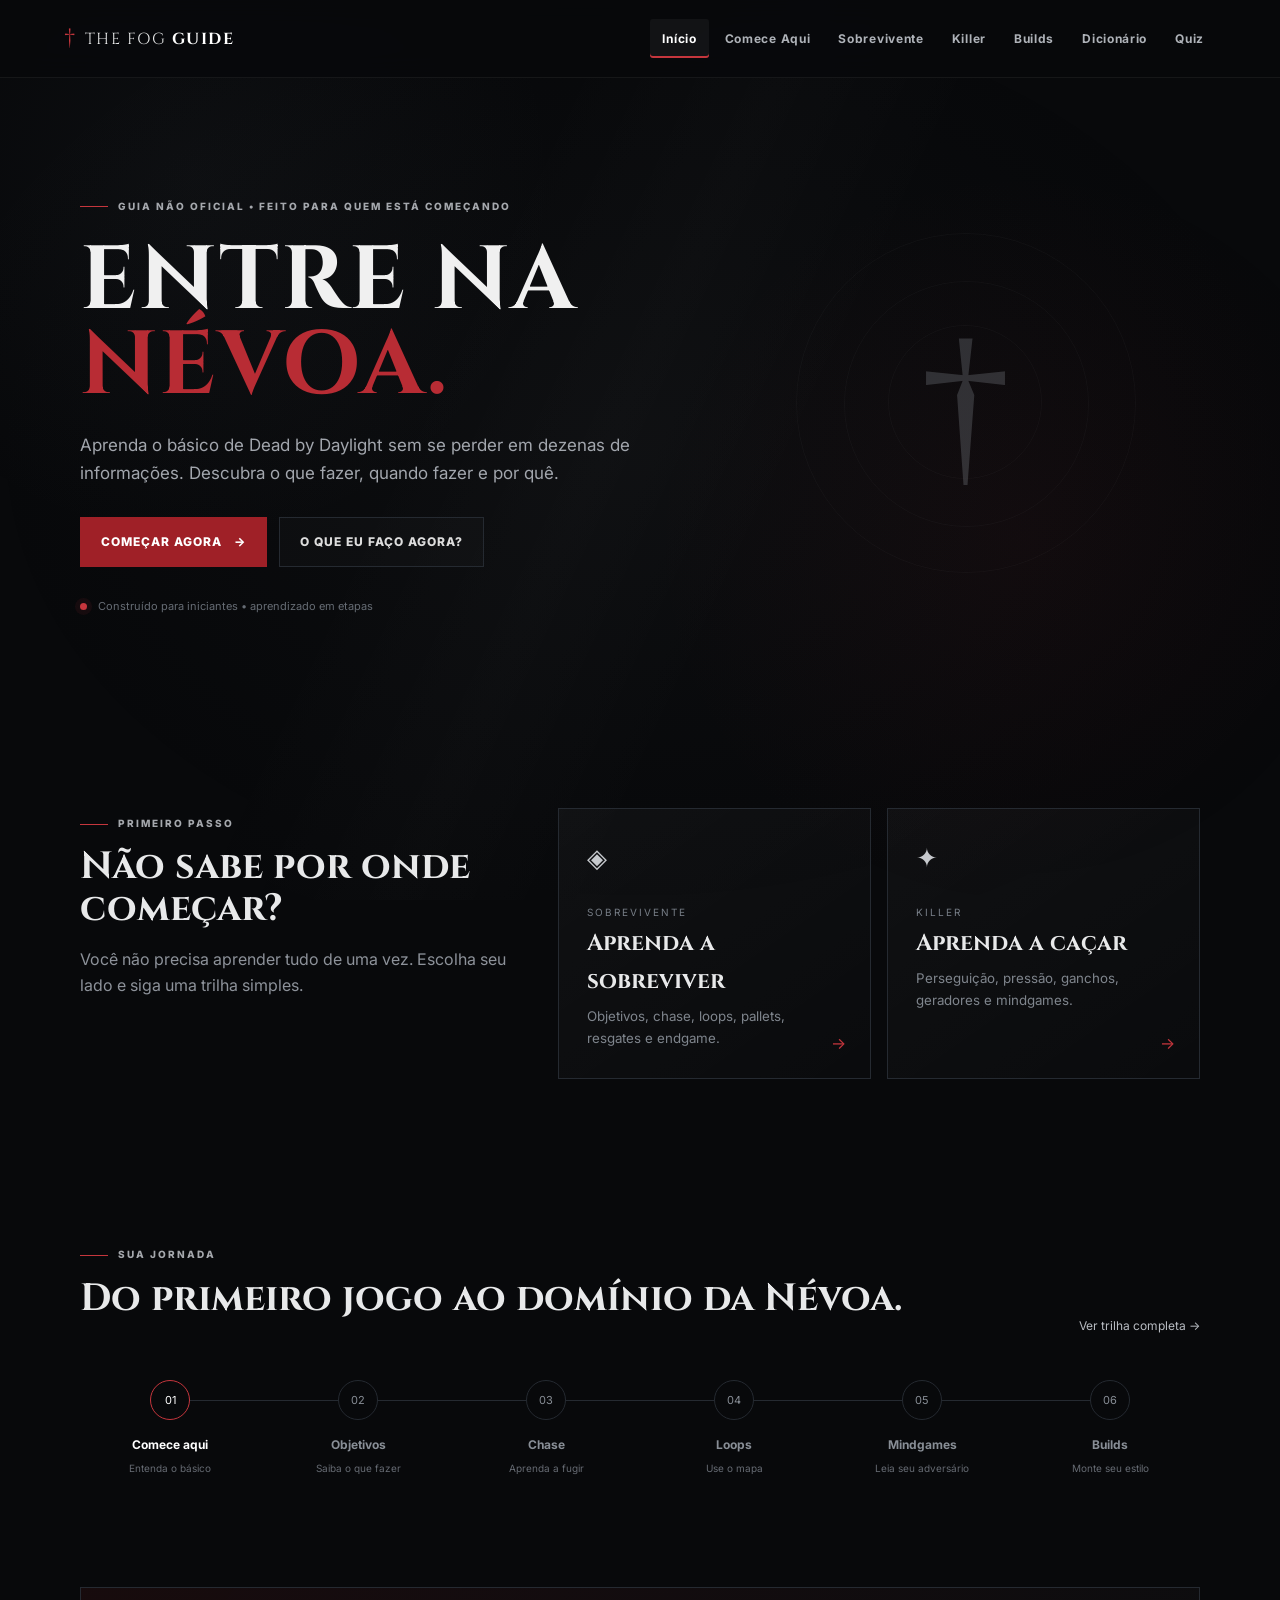
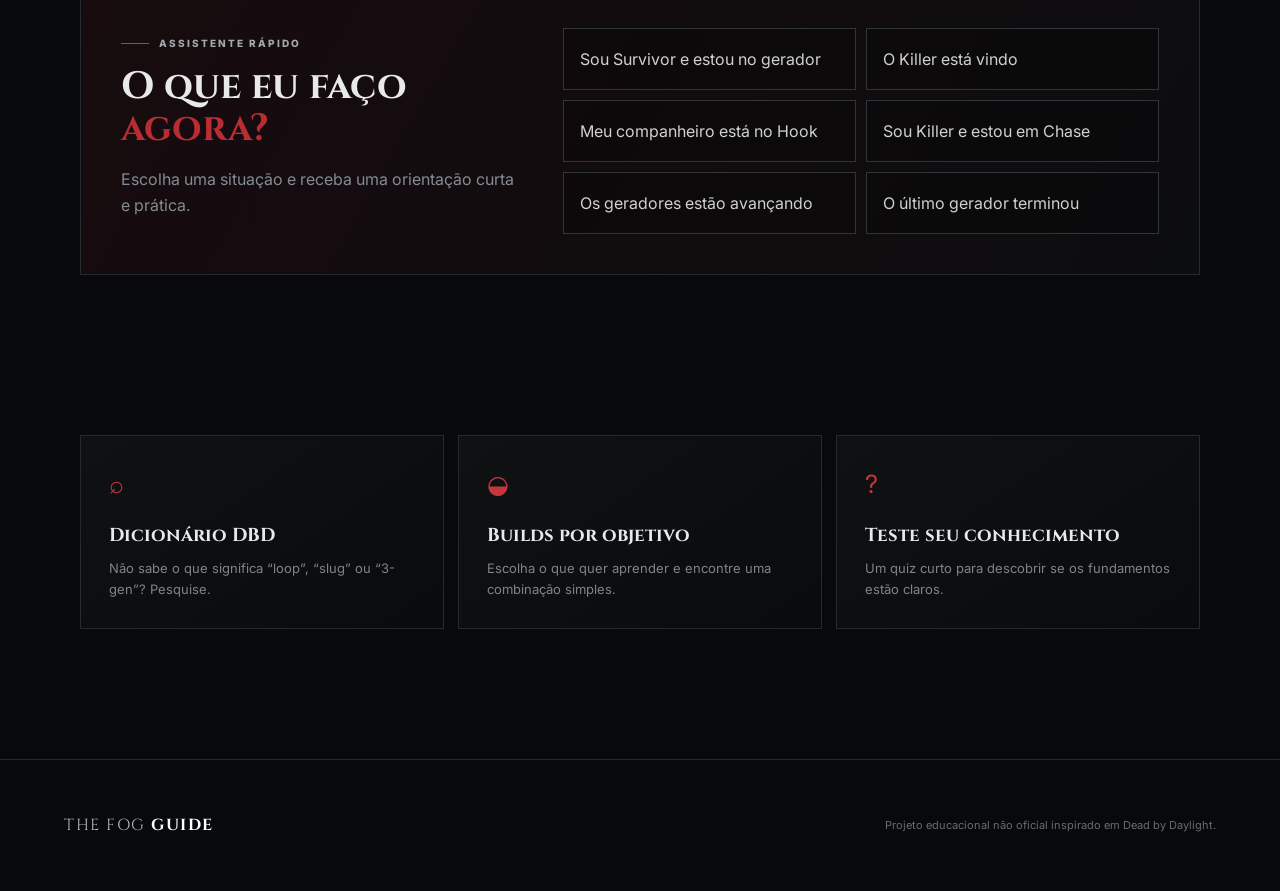
<file: index.html>
<!DOCTYPE html>
<html lang="pt-BR">
<head>
<meta charset="UTF-8">
<meta name="viewport" content="width=device-width, initial-scale=1.0">
<title>The Fog Guide — Guia para iniciantes</title>
<link rel="stylesheet" href="style.css">
</head>
<body>
<div class="fog-bg"></div>
<header class="site-header">
  <a class="brand" href="index.html"><span class="brand-mark">†</span><span>THE FOG <b>GUIDE</b></span></a>
  <button class="menu-toggle" aria-label="Abrir menu">☰</button>
  <nav>
    <a class="active" href="index.html">Início</a>
    <a href="comece-aqui.html">Comece Aqui</a>
    <a href="sobrevivente.html">Sobrevivente</a>
    <a href="killer.html">Killer</a>
    <a href="builds.html">Builds</a>
    <a href="dicionario.html">Dicionário</a>
    <a href="quiz.html">Quiz</a>
  </nav>
</header>

<main>
<section class="hero">
  <div class="hero-content">
    <span class="eyebrow">GUIA NÃO OFICIAL • FEITO PARA QUEM ESTÁ COMEÇANDO</span>
    <h1>ENTRE NA<br><em>NÉVOA.</em></h1>
    <p>Aprenda o básico de Dead by Daylight sem se perder em dezenas de informações. Descubra o que fazer, quando fazer e por quê.</p>
    <div class="hero-actions">
      <a class="btn btn-primary" href="comece-aqui.html">COMEÇAR AGORA <span>→</span></a>
      <button class="btn btn-ghost" data-open="decision">O QUE EU FAÇO AGORA?</button>
    </div>
    <div class="hero-note"><span class="pulse-dot"></span> Construído para iniciantes • aprendizado em etapas</div>
  </div>
  <div class="hero-symbol" aria-hidden="true">
    <div class="sigil">†</div>
    <div class="rings"></div>
  </div>
</section>

<section class="section intro-grid">
  <div>
    <span class="section-kicker">PRIMEIRO PASSO</span>
    <h2>Não sabe por onde começar?</h2>
    <p class="lead">Você não precisa aprender tudo de uma vez. Escolha seu lado e siga uma trilha simples.</p>
  </div>
  <div class="role-grid">
    <a class="role-card survivor" href="sobrevivente.html">
      <span class="role-icon">◈</span>
      <span class="role-label">SOBREVIVENTE</span>
      <strong>Aprenda a sobreviver</strong>
      <small>Objetivos, chase, loops, pallets, resgates e endgame.</small>
      <span class="card-arrow">→</span>
    </a>
    <a class="role-card killer" href="killer.html">
      <span class="role-icon">✦</span>
      <span class="role-label">KILLER</span>
      <strong>Aprenda a caçar</strong>
      <small>Perseguição, pressão, ganchos, geradores e mindgames.</small>
      <span class="card-arrow">→</span>
    </a>
  </div>
</section>

<section class="section journey-section">
  <div class="section-heading">
    <div><span class="section-kicker">SUA JORNADA</span><h2>Do primeiro jogo ao domínio da Névoa.</h2></div>
    <a href="comece-aqui.html" class="text-link">Ver trilha completa →</a>
  </div>
  <div class="journey">
    <div class="journey-line"></div>
    <a href="comece-aqui.html" class="journey-step current"><span>01</span><b>Comece aqui</b><small>Entenda o básico</small></a>
    <a href="sobrevivente.html" class="journey-step"><span>02</span><b>Objetivos</b><small>Saiba o que fazer</small></a>
    <a href="sobrevivente.html#chase" class="journey-step"><span>03</span><b>Chase</b><small>Aprenda a fugir</small></a>
    <a href="sobrevivente.html#loops" class="journey-step"><span>04</span><b>Loops</b><small>Use o mapa</small></a>
    <a href="killer.html#mindgames" class="journey-step"><span>05</span><b>Mindgames</b><small>Leia seu adversário</small></a>
    <a href="builds.html" class="journey-step"><span>06</span><b>Builds</b><small>Monte seu estilo</small></a>
  </div>
</section>

<section class="section now-section">
  <div class="now-panel">
    <div class="now-copy">
      <span class="section-kicker">ASSISTENTE RÁPIDO</span>
      <h2>O que eu faço <em>agora?</em></h2>
      <p>Escolha uma situação e receba uma orientação curta e prática.</p>
    </div>
    <div class="now-options">
      <button data-open="survivor-gen">Sou Survivor e estou no gerador</button>
      <button data-open="survivor-chase">O Killer está vindo</button>
      <button data-open="survivor-hook">Meu companheiro está no Hook</button>
      <button data-open="killer-chase">Sou Killer e estou em Chase</button>
      <button data-open="killer-gen">Os geradores estão avançando</button>
      <button data-open="endgame">O último gerador terminou</button>
    </div>
  </div>
</section>

<section class="section feature-grid">
  <a class="feature-card" href="dicionario.html"><span>⌕</span><h3>Dicionário DBD</h3><p>Não sabe o que significa “loop”, “slug” ou “3-gen”? Pesquise.</p></a>
  <a class="feature-card" href="builds.html"><span>◒</span><h3>Builds por objetivo</h3><p>Escolha o que quer aprender e encontre uma combinação simples.</p></a>
  <a class="feature-card" href="quiz.html"><span>?</span><h3>Teste seu conhecimento</h3><p>Um quiz curto para descobrir se os fundamentos estão claros.</p></a>
</section>
</main>

<footer><div class="brand">THE FOG <b>GUIDE</b></div><p>Projeto educacional não oficial inspirado em Dead by Daylight.</p></footer>

<div class="modal" id="decision" aria-hidden="true"><div class="modal-box"><button class="modal-close">×</button><span class="section-kicker">ORIENTAÇÃO</span><h2 id="modal-title">O que fazer agora?</h2><p id="modal-text"></p><a id="modal-link" class="btn btn-primary" href="comece-aqui.html">APRENDER MAIS →</a></div></div>
<script src="script.js"></script>
</body>
</html>
</file>
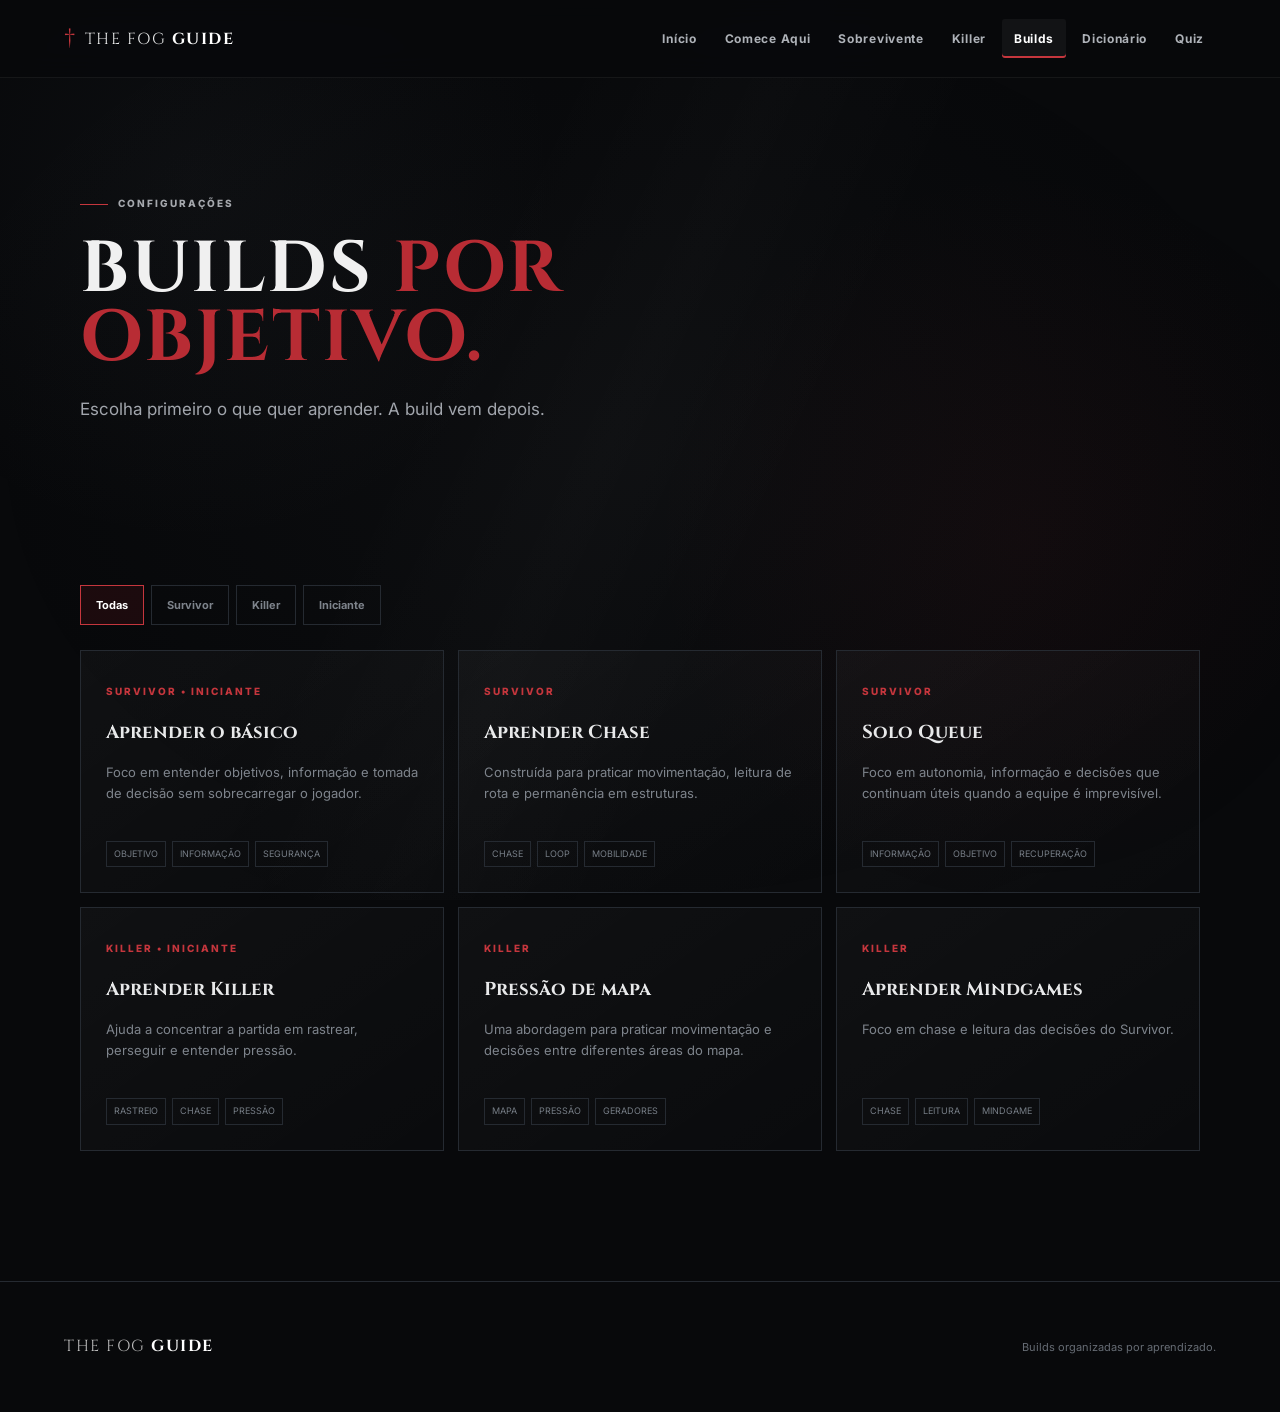
<file: builds.html>
<!DOCTYPE html>
<html lang="pt-BR"><head><meta charset="UTF-8"><meta name="viewport" content="width=device-width, initial-scale=1.0"><title>Builds — The Fog Guide</title><link rel="stylesheet" href="style.css"></head>
<body><div class="fog-bg"></div><header class="site-header"><a class="brand" href="index.html"><span class="brand-mark">†</span>THE FOG <b>GUIDE</b></a><button class="menu-toggle">☰</button><nav><a href="index.html">Início</a><a href="comece-aqui.html">Comece Aqui</a><a href="sobrevivente.html">Sobrevivente</a><a href="killer.html">Killer</a><a class="active" href="builds.html">Builds</a><a href="dicionario.html">Dicionário</a><a href="quiz.html">Quiz</a></nav></header>
<main><section class="page-hero"><span class="section-kicker">CONFIGURAÇÕES</span><h1>BUILDS <em>POR OBJETIVO.</em></h1><p>Escolha primeiro o que quer aprender. A build vem depois.</p></section>
<section class="section"><div class="filters"><button class="filter active" data-filter="all">Todas</button><button class="filter" data-filter="survivor">Survivor</button><button class="filter" data-filter="killer">Killer</button><button class="filter" data-filter="beginner">Iniciante</button></div>
<div class="build-grid">
<article class="build-card" data-type="survivor beginner"><span class="tag">SURVIVOR • INICIANTE</span><h3>Aprender o básico</h3><p>Foco em entender objetivos, informação e tomada de decisão sem sobrecarregar o jogador.</p><div class="perk-row"><span>OBJETIVO</span><span>INFORMAÇÃO</span><span>SEGURANÇA</span></div></article>
<article class="build-card" data-type="survivor"><span class="tag">SURVIVOR</span><h3>Aprender Chase</h3><p>Construída para praticar movimentação, leitura de rota e permanência em estruturas.</p><div class="perk-row"><span>CHASE</span><span>LOOP</span><span>MOBILIDADE</span></div></article>
<article class="build-card" data-type="survivor"><span class="tag">SURVIVOR</span><h3>Solo Queue</h3><p>Foco em autonomia, informação e decisões que continuam úteis quando a equipe é imprevisível.</p><div class="perk-row"><span>INFORMAÇÃO</span><span>OBJETIVO</span><span>RECUPERAÇÃO</span></div></article>
<article class="build-card" data-type="killer beginner"><span class="tag">KILLER • INICIANTE</span><h3>Aprender Killer</h3><p>Ajuda a concentrar a partida em rastrear, perseguir e entender pressão.</p><div class="perk-row"><span>RASTREIO</span><span>CHASE</span><span>PRESSÃO</span></div></article>
<article class="build-card" data-type="killer"><span class="tag">KILLER</span><h3>Pressão de mapa</h3><p>Uma abordagem para praticar movimentação e decisões entre diferentes áreas do mapa.</p><div class="perk-row"><span>MAPA</span><span>PRESSÃO</span><span>GERADORES</span></div></article>
<article class="build-card" data-type="killer"><span class="tag">KILLER</span><h3>Aprender Mindgames</h3><p>Foco em chase e leitura das decisões do Survivor.</p><div class="perk-row"><span>CHASE</span><span>LEITURA</span><span>MINDGAME</span></div></article>
</div></section></main><footer><div class="brand">THE FOG <b>GUIDE</b></div><p>Builds organizadas por aprendizado.</p></footer><script src="script.js"></script></body></html>
</file>
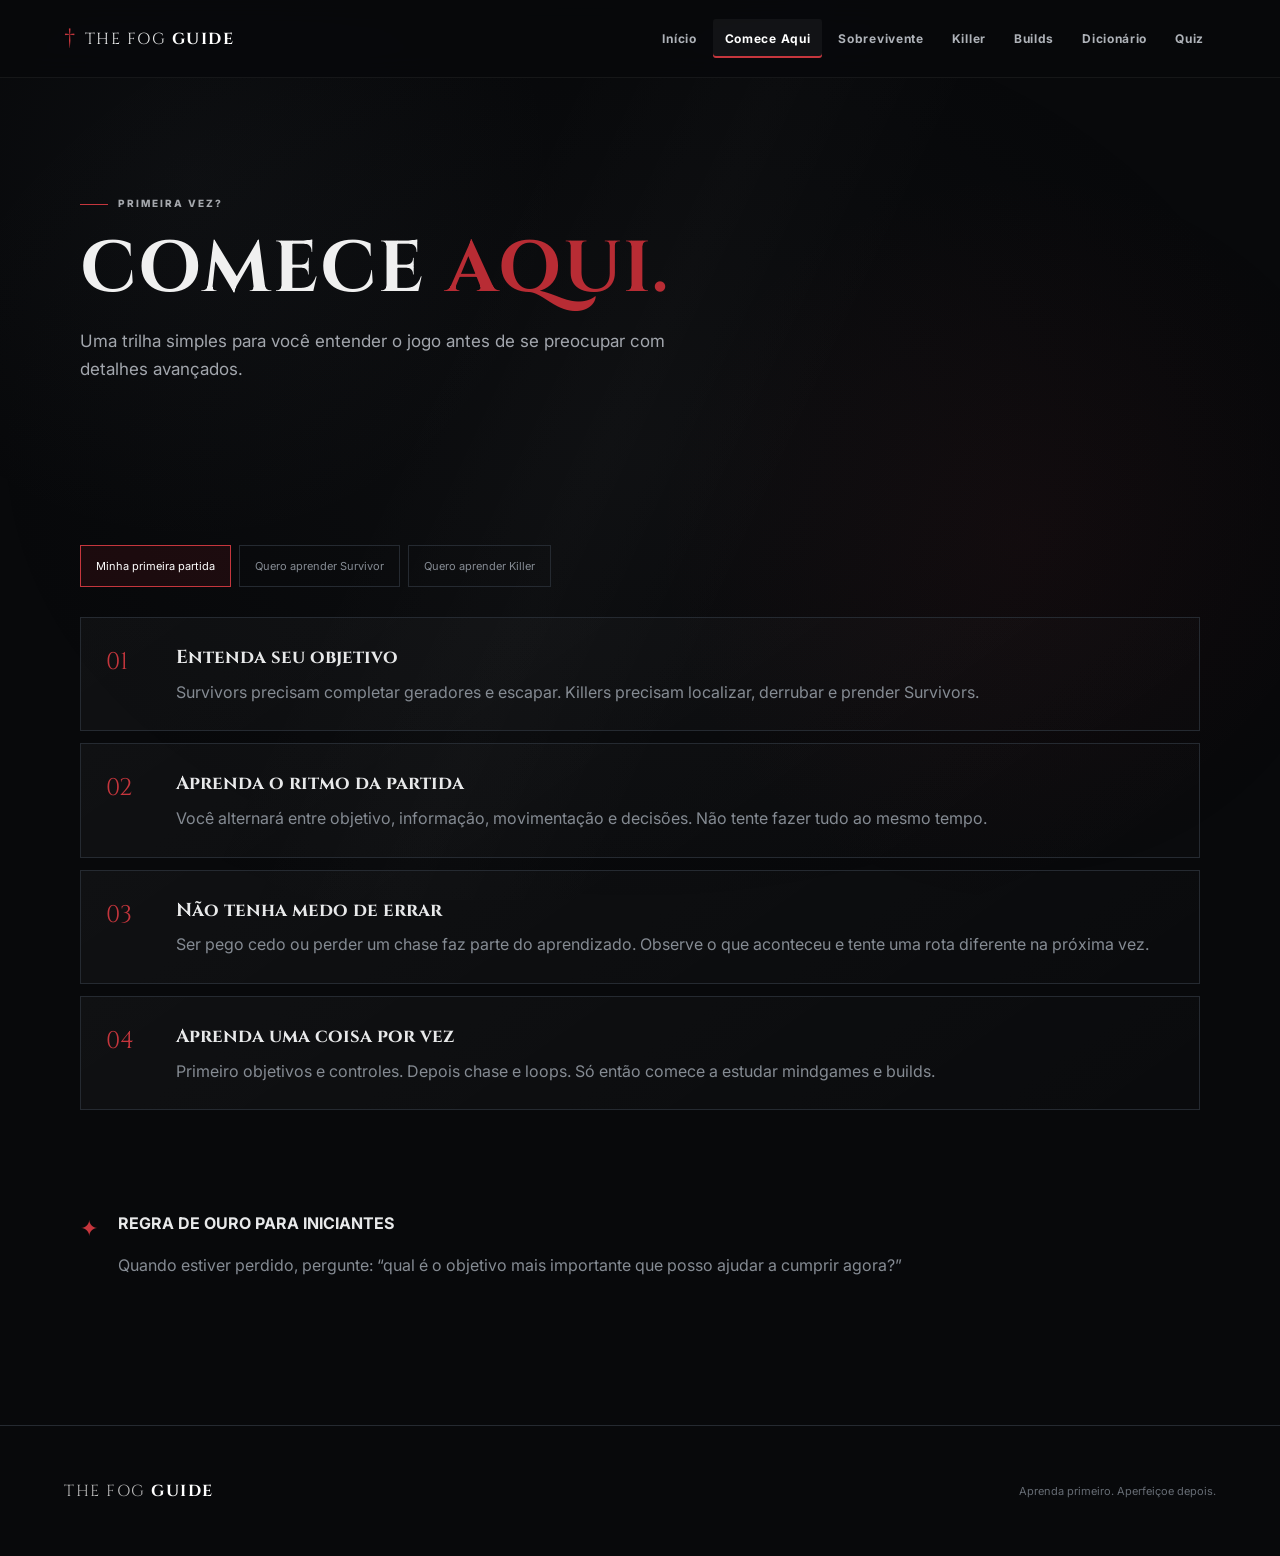
<file: comece-aqui.html>
<!DOCTYPE html>
<html lang="pt-BR"><head><meta charset="UTF-8"><meta name="viewport" content="width=device-width, initial-scale=1.0"><title>Comece Aqui — The Fog Guide</title><link rel="stylesheet" href="style.css"></head>
<body><div class="fog-bg"></div><header class="site-header"><a class="brand" href="index.html"><span class="brand-mark">†</span>THE FOG <b>GUIDE</b></a><button class="menu-toggle">☰</button><nav><a href="index.html">Início</a><a class="active" href="comece-aqui.html">Comece Aqui</a><a href="sobrevivente.html">Sobrevivente</a><a href="killer.html">Killer</a><a href="builds.html">Builds</a><a href="dicionario.html">Dicionário</a><a href="quiz.html">Quiz</a></nav></header>
<main><section class="page-hero"><span class="section-kicker">PRIMEIRA VEZ?</span><h1>COMECE <em>AQUI.</em></h1><p>Uma trilha simples para você entender o jogo antes de se preocupar com detalhes avançados.</p></section>
<section class="section">
<div class="path-switch"><a class="active" href="#primeira">Minha primeira partida</a><a href="sobrevivente.html">Quero aprender Survivor</a><a href="killer.html">Quero aprender Killer</a></div>
<div id="primeira" class="steps">
<article class="lesson-card"><span>01</span><div><h3>Entenda seu objetivo</h3><p>Survivors precisam completar geradores e escapar. Killers precisam localizar, derrubar e prender Survivors.</p></div></article>
<article class="lesson-card"><span>02</span><div><h3>Aprenda o ritmo da partida</h3><p>Você alternará entre objetivo, informação, movimentação e decisões. Não tente fazer tudo ao mesmo tempo.</p></div></article>
<article class="lesson-card"><span>03</span><div><h3>Não tenha medo de errar</h3><p>Ser pego cedo ou perder um chase faz parte do aprendizado. Observe o que aconteceu e tente uma rota diferente na próxima vez.</p></div></article>
<article class="lesson-card"><span>04</span><div><h3>Aprenda uma coisa por vez</h3><p>Primeiro objetivos e controles. Depois chase e loops. Só então comece a estudar mindgames e builds.</p></div></article>
</div>
</section>
<section class="section tip-banner"><span>✦</span><div><b>REGRA DE OURO PARA INICIANTES</b><p>Quando estiver perdido, pergunte: “qual é o objetivo mais importante que posso ajudar a cumprir agora?”</p></div></section>
</main><footer><div class="brand">THE FOG <b>GUIDE</b></div><p>Aprenda primeiro. Aperfeiçoe depois.</p></footer><script src="script.js"></script></body></html>
</file>
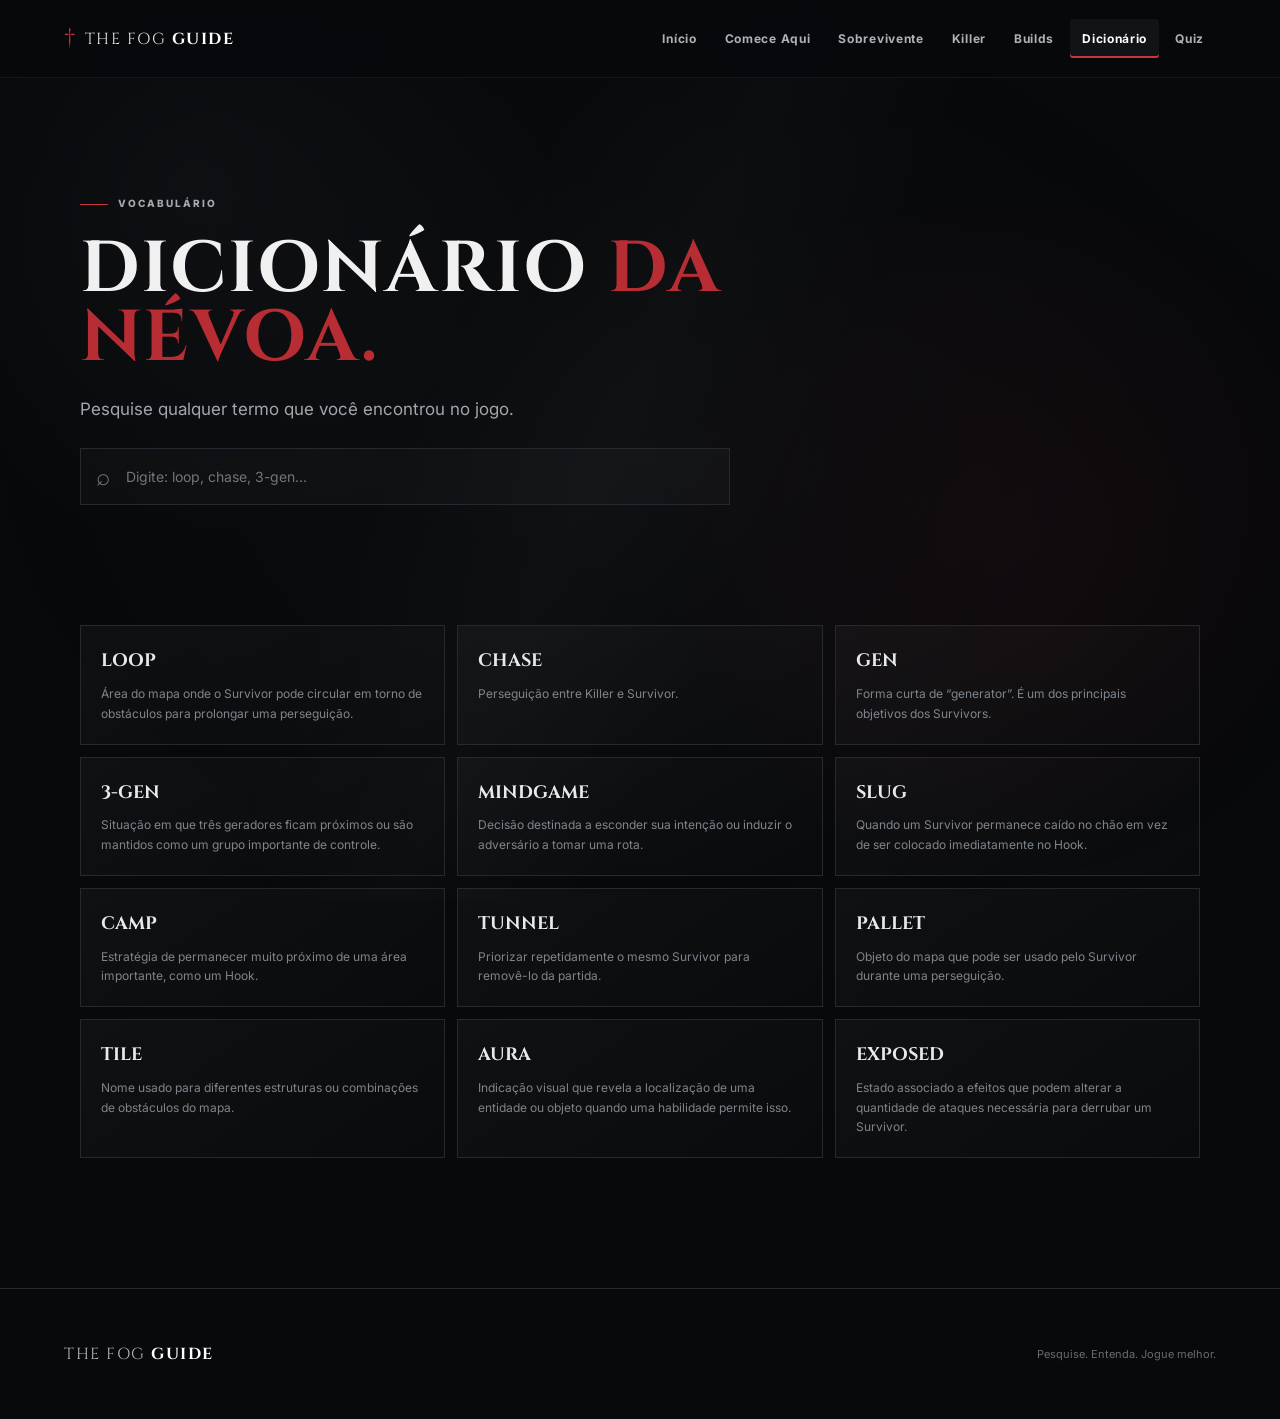
<file: dicionario.html>
<!DOCTYPE html>
<html lang="pt-BR"><head><meta charset="UTF-8"><meta name="viewport" content="width=device-width, initial-scale=1.0"><title>Dicionário — The Fog Guide</title><link rel="stylesheet" href="style.css"></head>
<body><div class="fog-bg"></div><header class="site-header"><a class="brand" href="index.html"><span class="brand-mark">†</span>THE FOG <b>GUIDE</b></a><button class="menu-toggle">☰</button><nav><a href="index.html">Início</a><a href="comece-aqui.html">Comece Aqui</a><a href="sobrevivente.html">Sobrevivente</a><a href="killer.html">Killer</a><a href="builds.html">Builds</a><a class="active" href="dicionario.html">Dicionário</a><a href="quiz.html">Quiz</a></nav></header>
<main><section class="page-hero compact"><span class="section-kicker">VOCABULÁRIO</span><h1>DICIONÁRIO <em>DA NÉVOA.</em></h1><p>Pesquise qualquer termo que você encontrou no jogo.</p><div class="search-box"><span>⌕</span><input id="dictionary-search" type="search" placeholder="Digite: loop, chase, 3-gen..." autocomplete="off"></div></section>
<section class="section"><div id="terms" class="dictionary-grid">
<article class="term" data-term="loop"><b>LOOP</b><span>Área do mapa onde o Survivor pode circular em torno de obstáculos para prolongar uma perseguição.</span></article>
<article class="term" data-term="chase"><b>CHASE</b><span>Perseguição entre Killer e Survivor.</span></article>
<article class="term" data-term="gen gerador"><b>GEN</b><span>Forma curta de “generator”. É um dos principais objetivos dos Survivors.</span></article>
<article class="term" data-term="3-gen tres gen"><b>3-GEN</b><span>Situação em que três geradores ficam próximos ou são mantidos como um grupo importante de controle.</span></article>
<article class="term" data-term="mindgame"><b>MINDGAME</b><span>Decisão destinada a esconder sua intenção ou induzir o adversário a tomar uma rota.</span></article>
<article class="term" data-term="slug"><b>SLUG</b><span>Quando um Survivor permanece caído no chão em vez de ser colocado imediatamente no Hook.</span></article>
<article class="term" data-term="camp camping"><b>CAMP</b><span>Estratégia de permanecer muito próximo de uma área importante, como um Hook.</span></article>
<article class="term" data-term="tunnel tunneling"><b>TUNNEL</b><span>Priorizar repetidamente o mesmo Survivor para removê-lo da partida.</span></article>
<article class="term" data-term="pallet palete"><b>PALLET</b><span>Objeto do mapa que pode ser usado pelo Survivor durante uma perseguição.</span></article>
<article class="term" data-term="tile"><b>TILE</b><span>Nome usado para diferentes estruturas ou combinações de obstáculos do mapa.</span></article>
<article class="term" data-term="aura"><b>AURA</b><span>Indicação visual que revela a localização de uma entidade ou objeto quando uma habilidade permite isso.</span></article>
<article class="term" data-term="exposed exposto"><b>EXPOSED</b><span>Estado associado a efeitos que podem alterar a quantidade de ataques necessária para derrubar um Survivor.</span></article>
</div><p id="no-results" class="empty-state" hidden>Nenhum termo encontrado.</p></section></main><footer><div class="brand">THE FOG <b>GUIDE</b></div><p>Pesquise. Entenda. Jogue melhor.</p></footer><script src="script.js"></script></body></html>
</file>
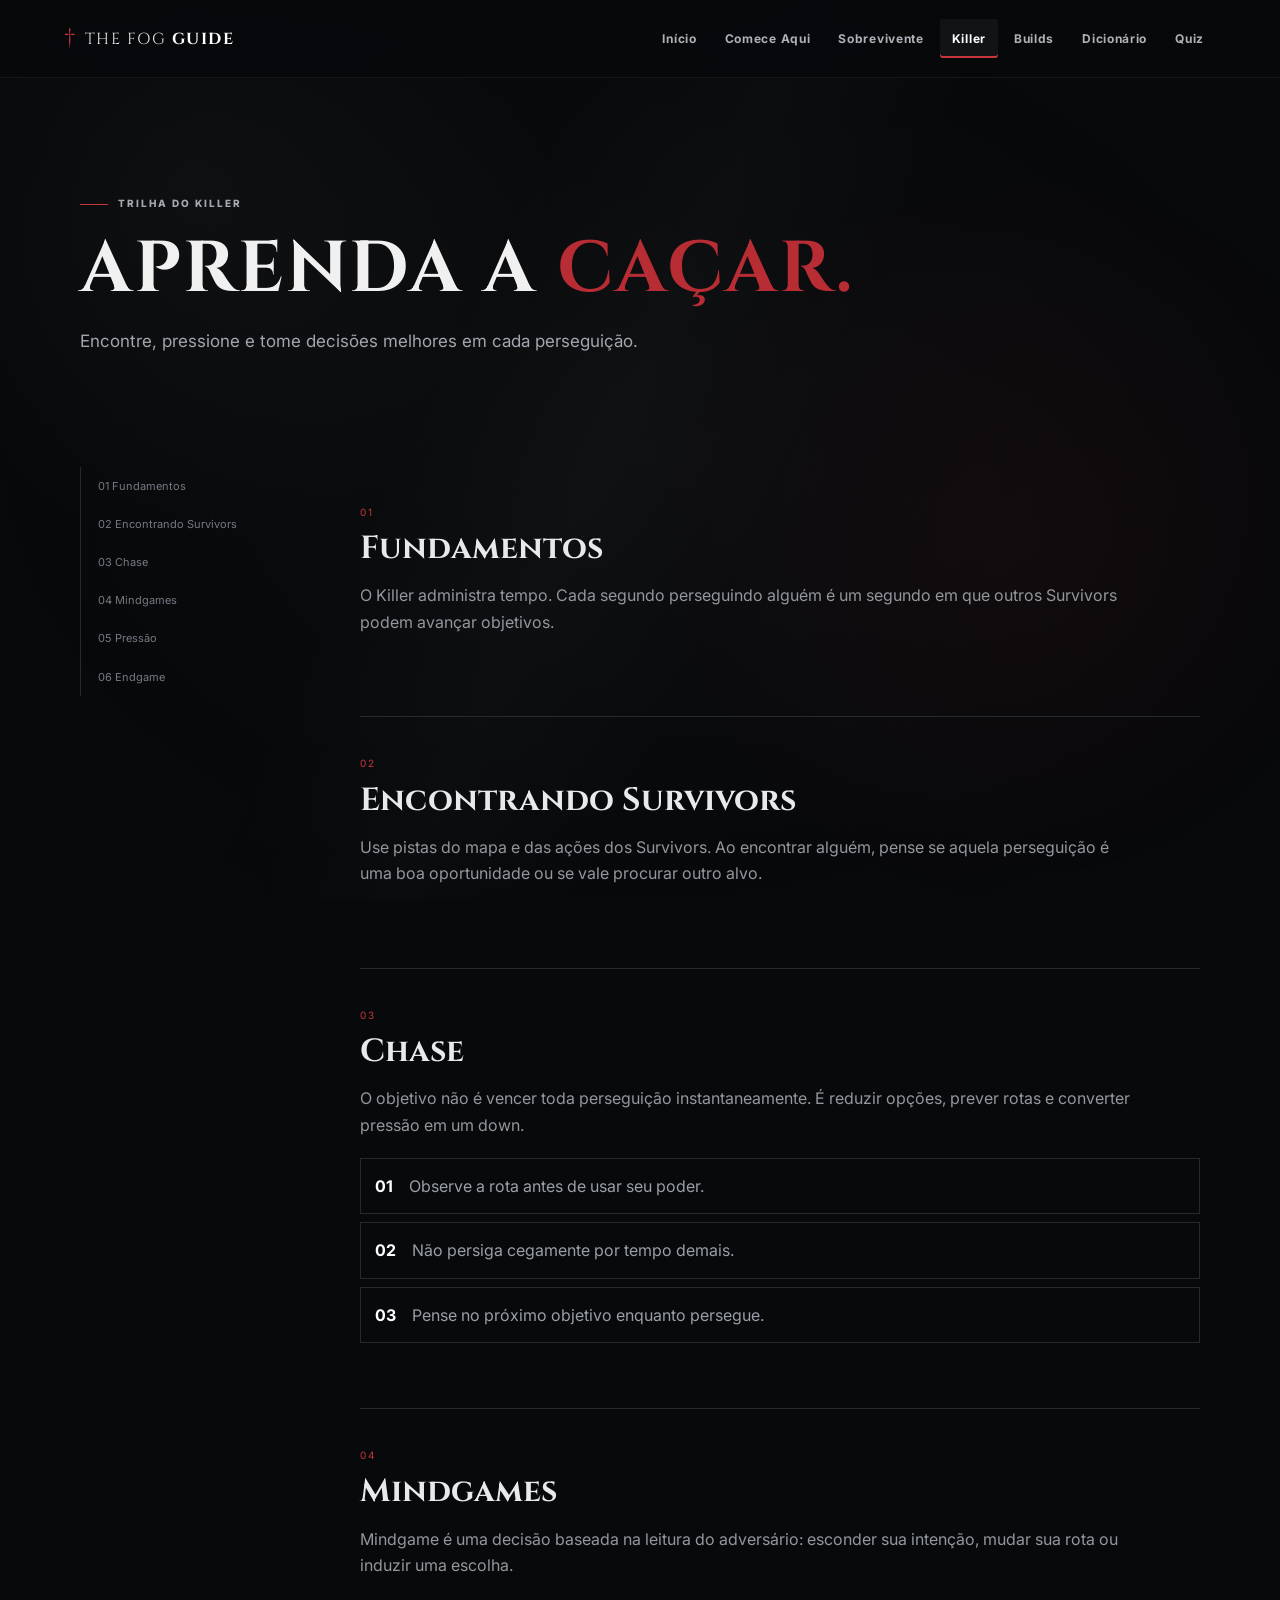
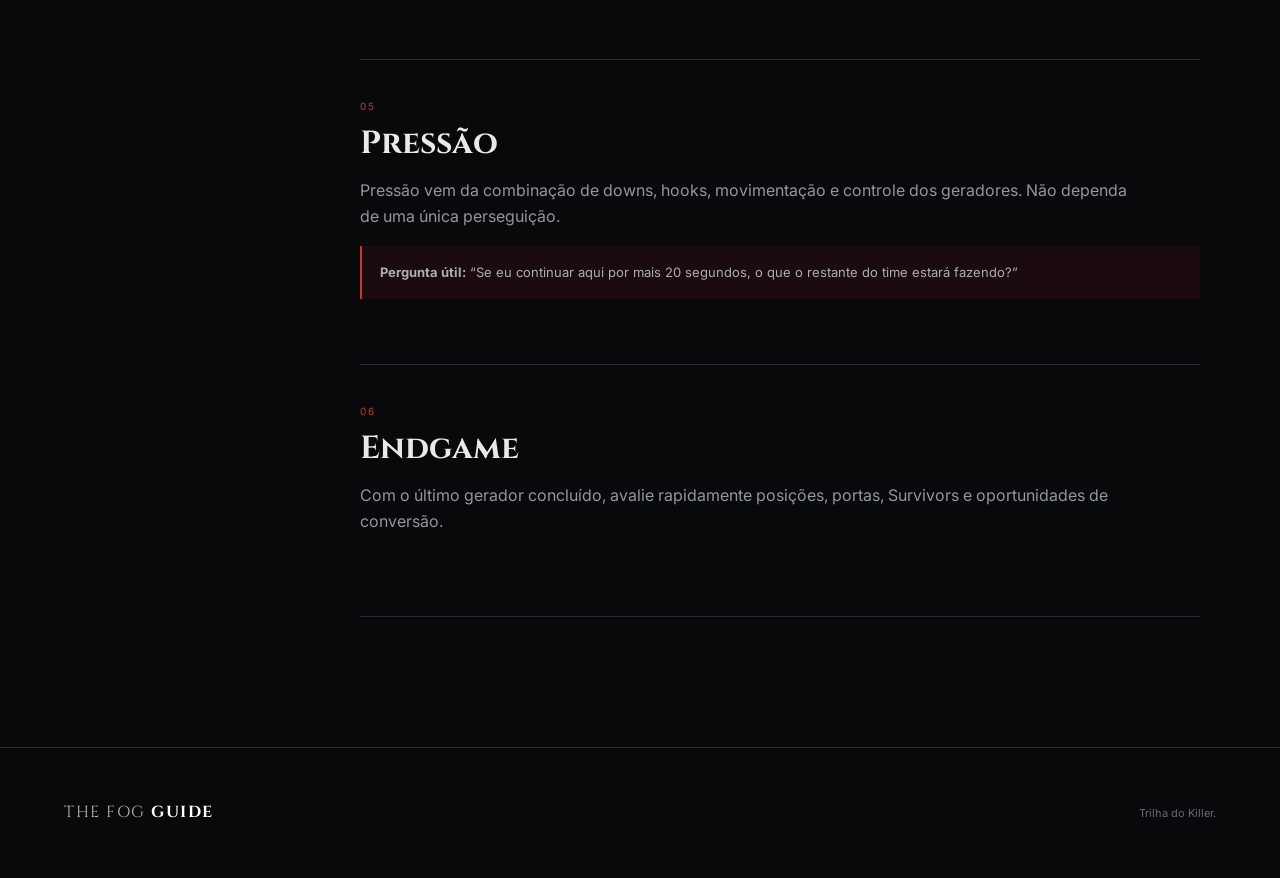
<file: killer.html>
<!DOCTYPE html>
<html lang="pt-BR"><head><meta charset="UTF-8"><meta name="viewport" content="width=device-width, initial-scale=1.0"><title>Killer — The Fog Guide</title><link rel="stylesheet" href="style.css"></head>
<body><div class="fog-bg"></div><header class="site-header"><a class="brand" href="index.html"><span class="brand-mark">†</span>THE FOG <b>GUIDE</b></a><button class="menu-toggle">☰</button><nav><a href="index.html">Início</a><a href="comece-aqui.html">Comece Aqui</a><a href="sobrevivente.html">Sobrevivente</a><a class="active" href="killer.html">Killer</a><a href="builds.html">Builds</a><a href="dicionario.html">Dicionário</a><a href="quiz.html">Quiz</a></nav></header>
<main><section class="page-hero role-hero killer-hero"><span class="section-kicker">TRILHA DO KILLER</span><h1>APRENDA A <em>CAÇAR.</em></h1><p>Encontre, pressione e tome decisões melhores em cada perseguição.</p></section>
<section class="section content-layout"><aside class="side-nav"><a href="#fundamentos">01 Fundamentos</a><a href="#encontro">02 Encontrando Survivors</a><a href="#chase">03 Chase</a><a href="#mindgames">04 Mindgames</a><a href="#pressao">05 Pressão</a><a href="#endgame">06 Endgame</a></aside><div class="lessons">
<article id="fundamentos" class="info-section"><span class="number">01</span><h2>Fundamentos</h2><p>O Killer administra tempo. Cada segundo perseguindo alguém é um segundo em que outros Survivors podem avançar objetivos.</p></article>
<article id="encontro" class="info-section"><span class="number">02</span><h2>Encontrando Survivors</h2><p>Use pistas do mapa e das ações dos Survivors. Ao encontrar alguém, pense se aquela perseguição é uma boa oportunidade ou se vale procurar outro alvo.</p></article>
<article id="chase" class="info-section"><span class="number">03</span><h2>Chase</h2><p>O objetivo não é vencer toda perseguição instantaneamente. É reduzir opções, prever rotas e converter pressão em um down.</p><div class="rule-list"><div><b>01</b> Observe a rota antes de usar seu poder.</div><div><b>02</b> Não persiga cegamente por tempo demais.</div><div><b>03</b> Pense no próximo objetivo enquanto persegue.</div></div></article>
<article id="mindgames" class="info-section"><span class="number">04</span><h2>Mindgames</h2><p>Mindgame é uma decisão baseada na leitura do adversário: esconder sua intenção, mudar sua rota ou induzir uma escolha.</p></article>
<article id="pressao" class="info-section"><span class="number">05</span><h2>Pressão</h2><p>Pressão vem da combinação de downs, hooks, movimentação e controle dos geradores. Não dependa de uma única perseguição.</p><div class="callout"><b>Pergunta útil:</b> “Se eu continuar aqui por mais 20 segundos, o que o restante do time estará fazendo?”</div></article>
<article id="endgame" class="info-section"><span class="number">06</span><h2>Endgame</h2><p>Com o último gerador concluído, avalie rapidamente posições, portas, Survivors e oportunidades de conversão.</p></article>
</div></section></main><footer><div class="brand">THE FOG <b>GUIDE</b></div><p>Trilha do Killer.</p></footer><script src="script.js"></script></body></html>
</file>
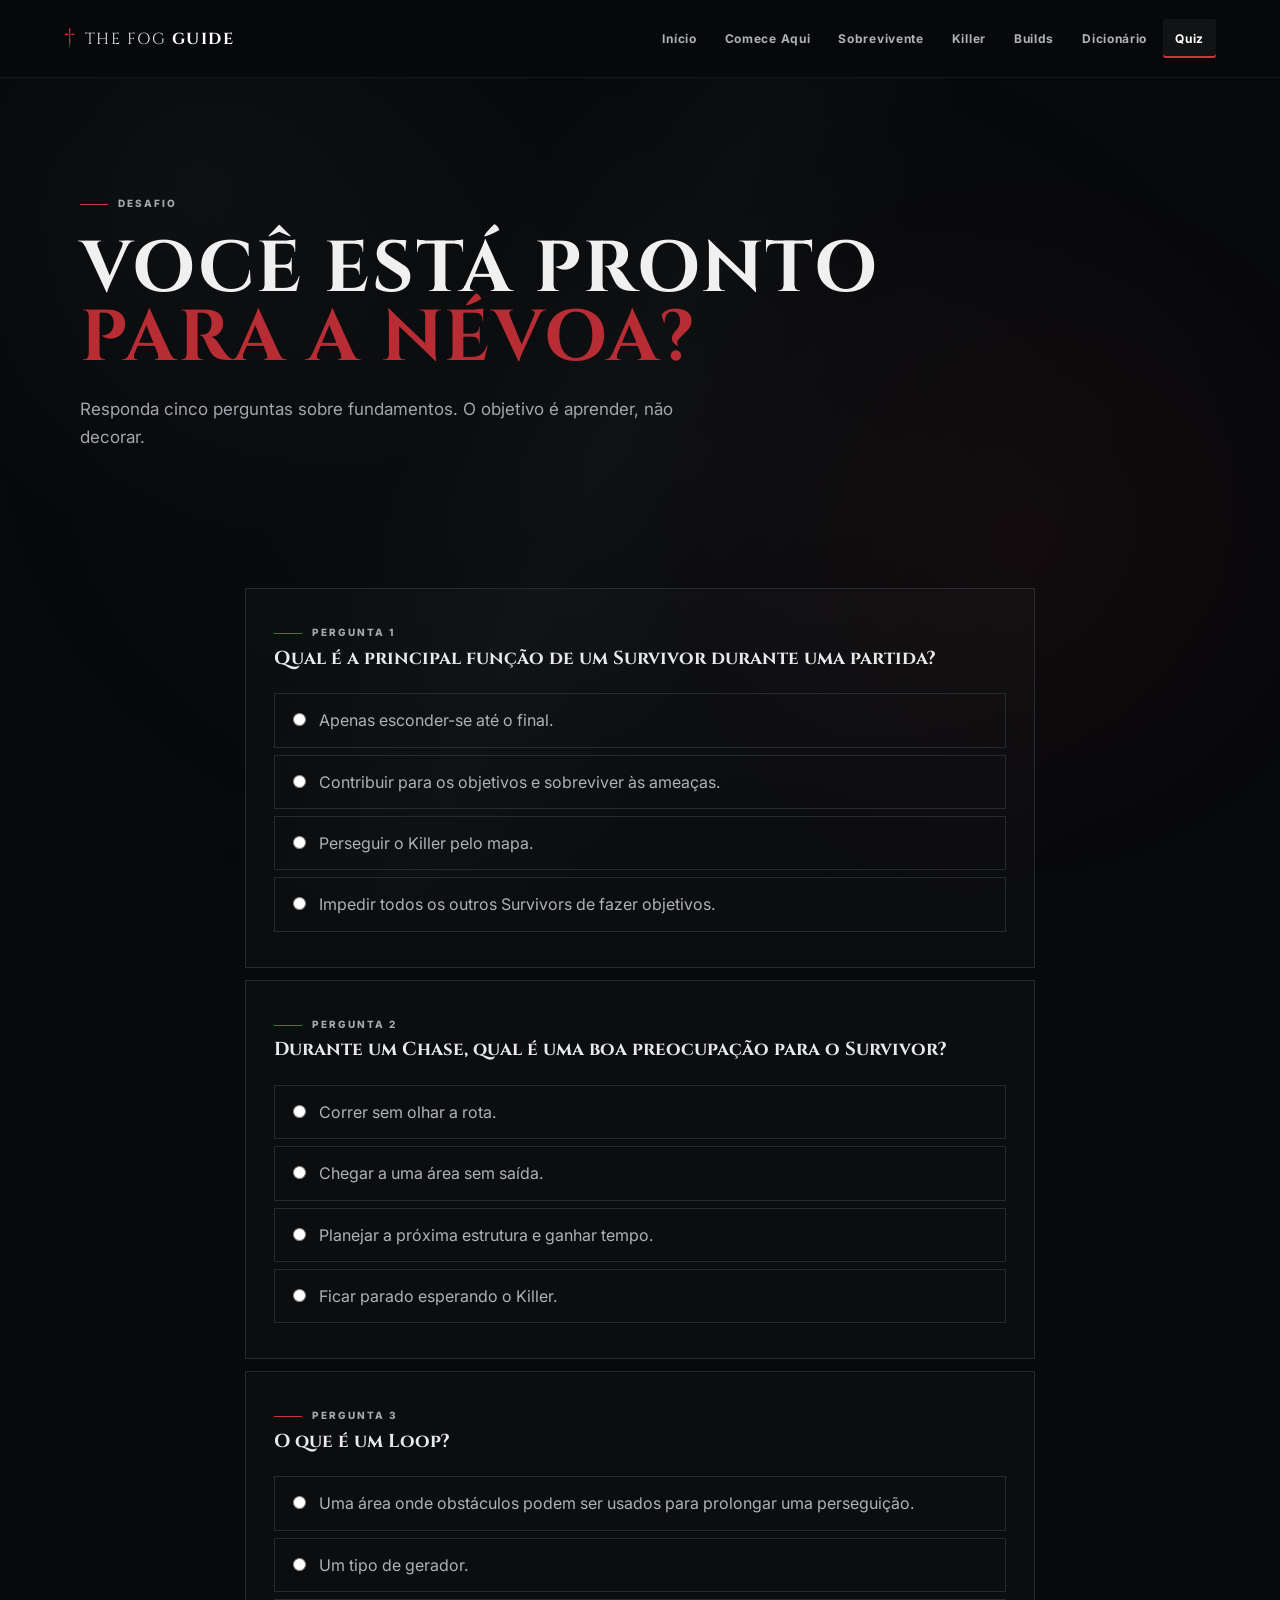
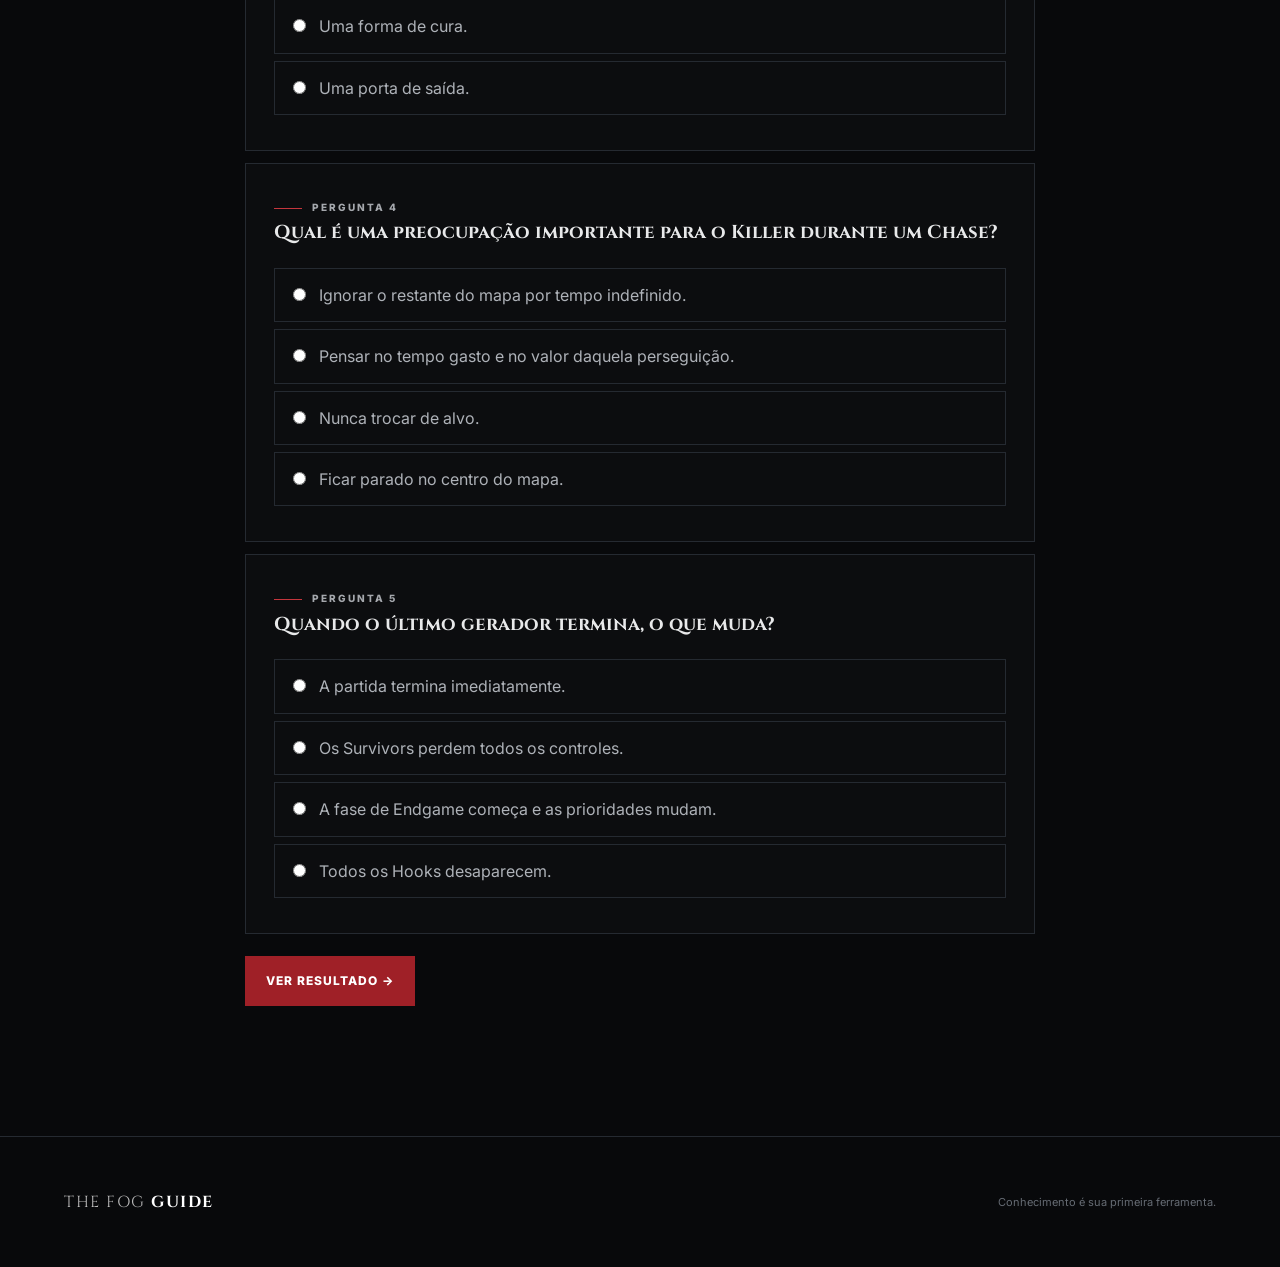
<file: quiz.html>
<!DOCTYPE html>
<html lang="pt-BR"><head><meta charset="UTF-8"><meta name="viewport" content="width=device-width, initial-scale=1.0"><title>Quiz — The Fog Guide</title><link rel="stylesheet" href="style.css"></head>
<body><div class="fog-bg"></div><header class="site-header"><a class="brand" href="index.html"><span class="brand-mark">†</span>THE FOG <b>GUIDE</b></a><button class="menu-toggle">☰</button><nav><a href="index.html">Início</a><a href="comece-aqui.html">Comece Aqui</a><a href="sobrevivente.html">Sobrevivente</a><a href="killer.html">Killer</a><a href="builds.html">Builds</a><a href="dicionario.html">Dicionário</a><a class="active" href="quiz.html">Quiz</a></nav></header>
<main><section class="page-hero compact"><span class="section-kicker">DESAFIO</span><h1>VOCÊ ESTÁ PRONTO <em>PARA A NÉVOA?</em></h1><p>Responda cinco perguntas sobre fundamentos. O objetivo é aprender, não decorar.</p></section>
<section class="section quiz-wrap"><div id="quiz"></div><div id="quiz-result" class="quiz-result" hidden></div></section></main><footer><div class="brand">THE FOG <b>GUIDE</b></div><p>Conhecimento é sua primeira ferramenta.</p></footer><script src="script.js"></script></body></html>
</file>
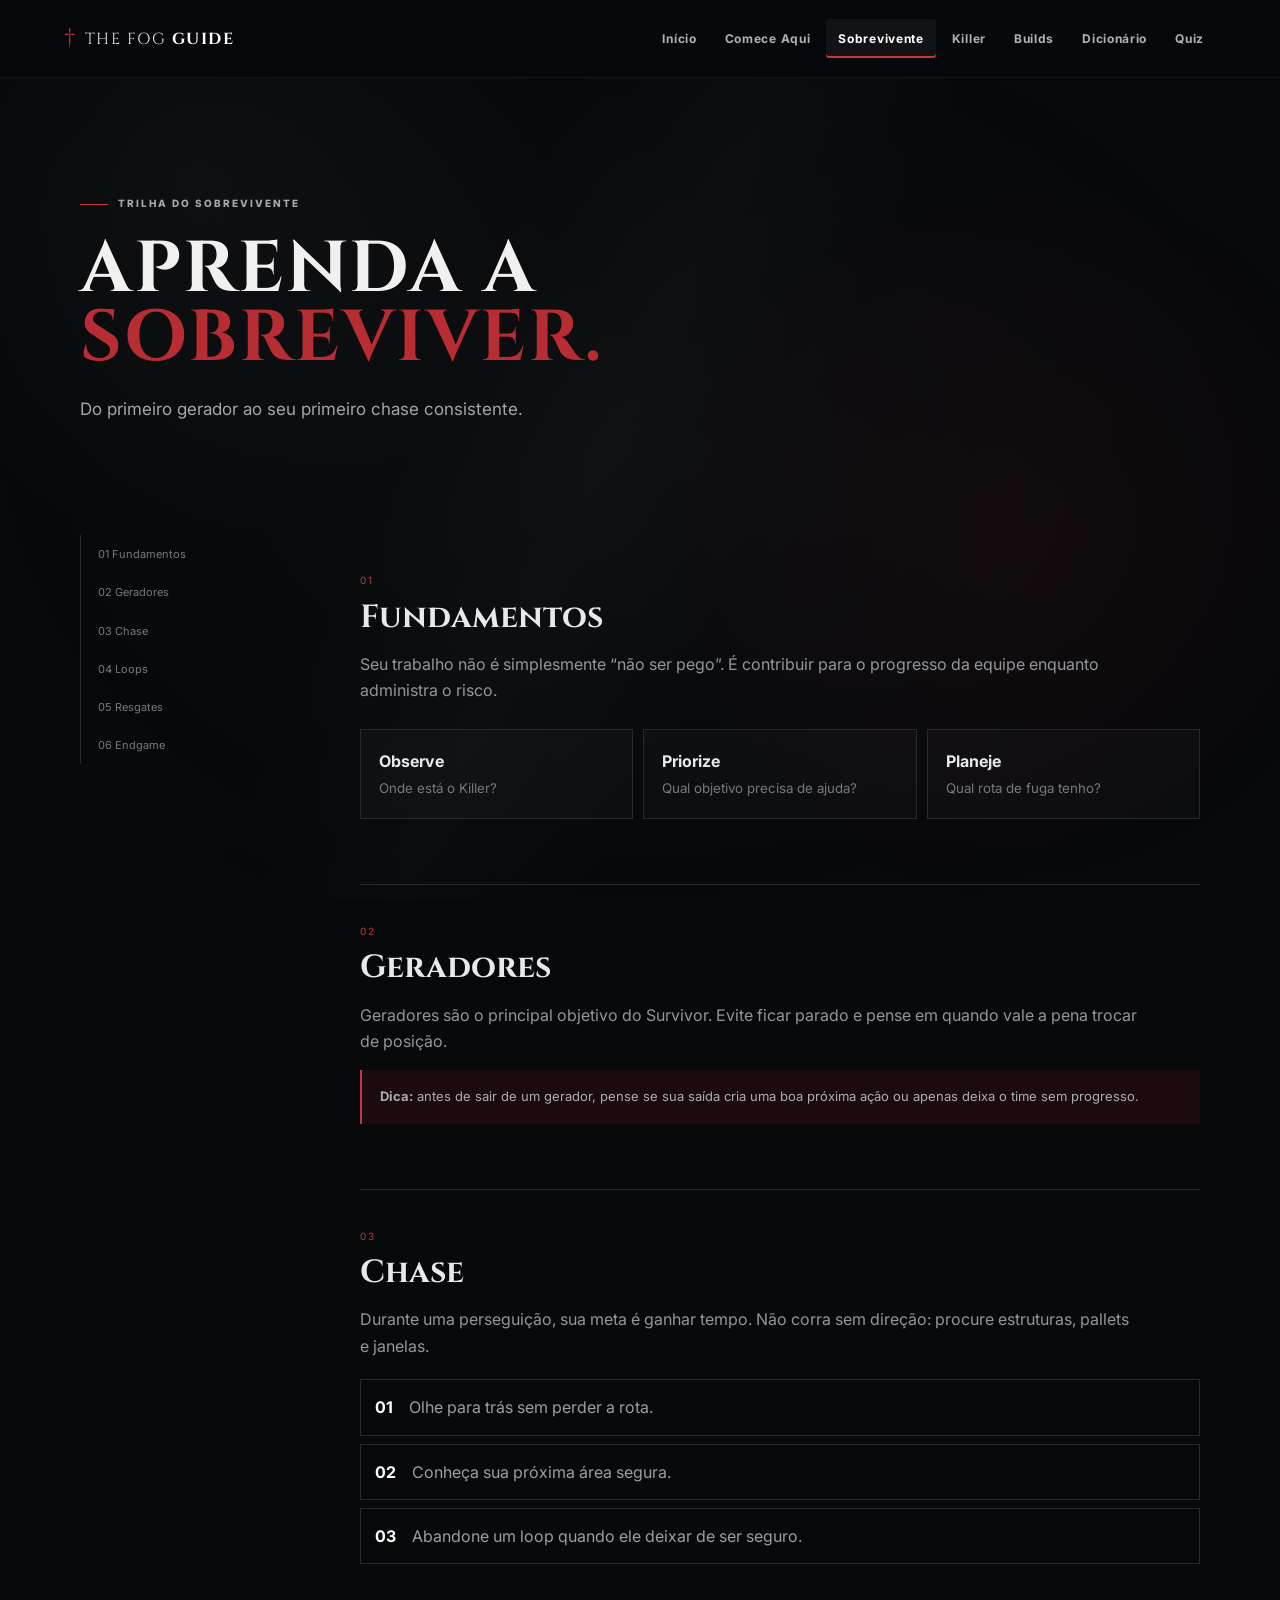
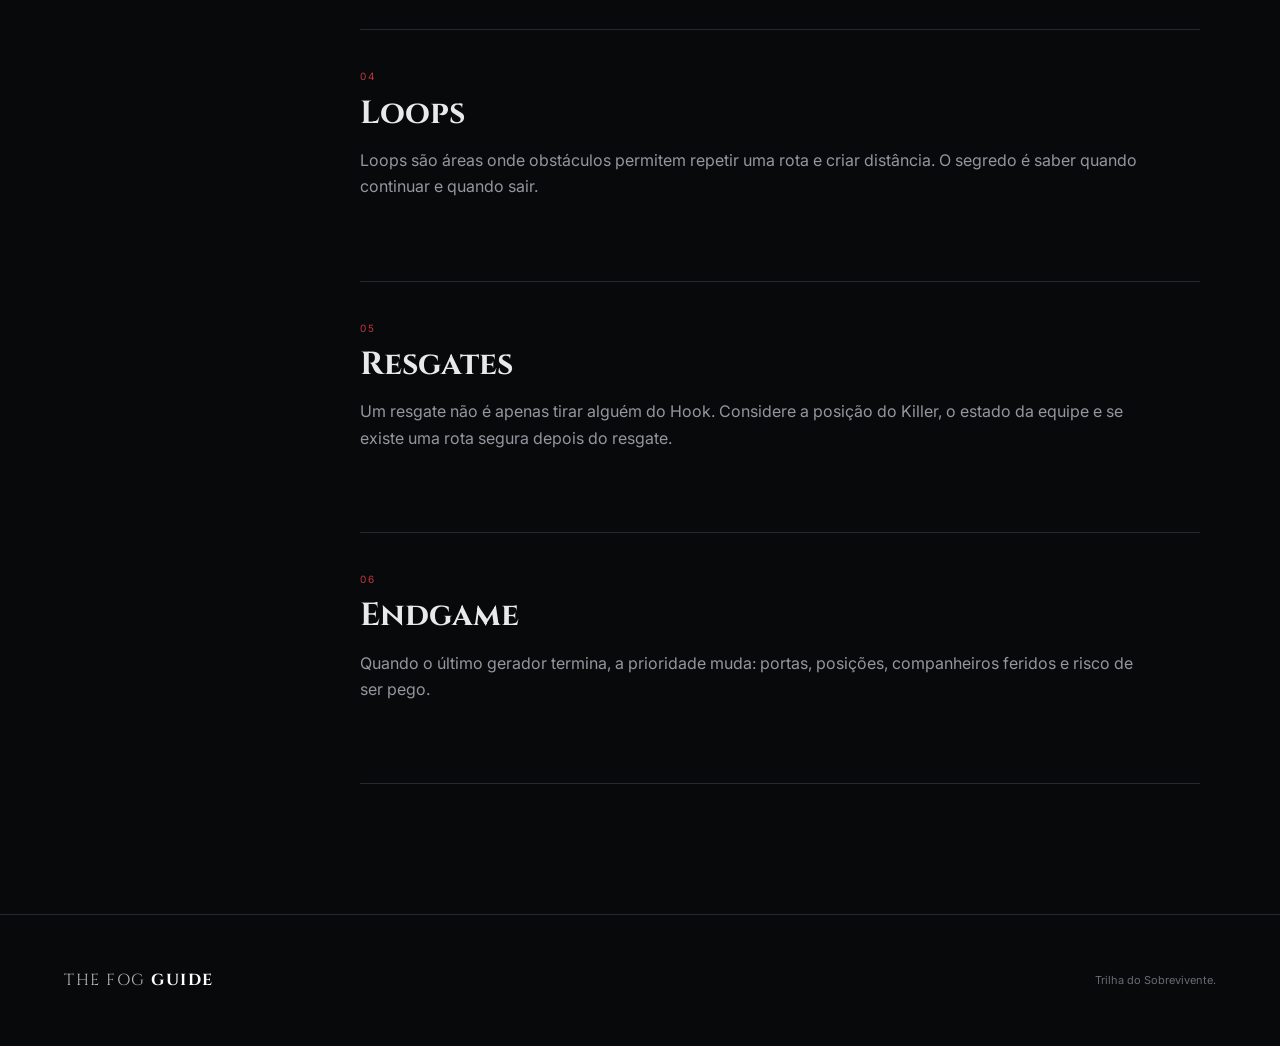
<file: sobrevivente.html>
<!DOCTYPE html>
<html lang="pt-BR"><head><meta charset="UTF-8"><meta name="viewport" content="width=device-width, initial-scale=1.0"><title>Sobrevivente — The Fog Guide</title><link rel="stylesheet" href="style.css"></head>
<body><div class="fog-bg"></div><header class="site-header"><a class="brand" href="index.html"><span class="brand-mark">†</span>THE FOG <b>GUIDE</b></a><button class="menu-toggle">☰</button><nav><a href="index.html">Início</a><a href="comece-aqui.html">Comece Aqui</a><a class="active" href="sobrevivente.html">Sobrevivente</a><a href="killer.html">Killer</a><a href="builds.html">Builds</a><a href="dicionario.html">Dicionário</a><a href="quiz.html">Quiz</a></nav></header>
<main><section class="page-hero role-hero survivor-hero"><span class="section-kicker">TRILHA DO SOBREVIVENTE</span><h1>APRENDA A <em>SOBREVIVER.</em></h1><p>Do primeiro gerador ao seu primeiro chase consistente.</p></section>
<section class="section content-layout"><aside class="side-nav"><a href="#fundamentos">01 Fundamentos</a><a href="#gens">02 Geradores</a><a href="#chase">03 Chase</a><a href="#loops">04 Loops</a><a href="#resgate">05 Resgates</a><a href="#endgame">06 Endgame</a></aside><div class="lessons">
<article id="fundamentos" class="info-section"><span class="number">01</span><h2>Fundamentos</h2><p>Seu trabalho não é simplesmente “não ser pego”. É contribuir para o progresso da equipe enquanto administra o risco.</p><div class="mini-grid"><div><b>Observe</b><small>Onde está o Killer?</small></div><div><b>Priorize</b><small>Qual objetivo precisa de ajuda?</small></div><div><b>Planeje</b><small>Qual rota de fuga tenho?</small></div></div></article>
<article id="gens" class="info-section"><span class="number">02</span><h2>Geradores</h2><p>Geradores são o principal objetivo do Survivor. Evite ficar parado e pense em quando vale a pena trocar de posição.</p><div class="callout"><b>Dica:</b> antes de sair de um gerador, pense se sua saída cria uma boa próxima ação ou apenas deixa o time sem progresso.</div></article>
<article id="chase" class="info-section"><span class="number">03</span><h2>Chase</h2><p>Durante uma perseguição, sua meta é ganhar tempo. Não corra sem direção: procure estruturas, pallets e janelas.</p><div class="rule-list"><div><b>01</b> Olhe para trás sem perder a rota.</div><div><b>02</b> Conheça sua próxima área segura.</div><div><b>03</b> Abandone um loop quando ele deixar de ser seguro.</div></div></article>
<article id="loops" class="info-section"><span class="number">04</span><h2>Loops</h2><p>Loops são áreas onde obstáculos permitem repetir uma rota e criar distância. O segredo é saber quando continuar e quando sair.</p></article>
<article id="resgate" class="info-section"><span class="number">05</span><h2>Resgates</h2><p>Um resgate não é apenas tirar alguém do Hook. Considere a posição do Killer, o estado da equipe e se existe uma rota segura depois do resgate.</p></article>
<article id="endgame" class="info-section"><span class="number">06</span><h2>Endgame</h2><p>Quando o último gerador termina, a prioridade muda: portas, posições, companheiros feridos e risco de ser pego.</p></article>
</div></section></main><footer><div class="brand">THE FOG <b>GUIDE</b></div><p>Trilha do Sobrevivente.</p></footer><script src="script.js"></script></body></html>
</file>
<file: style.css>
@import url('https://fonts.googleapis.com/css2?family=Cinzel:wght@500;600;700;800&family=Inter:wght@400;500;600;700&display=swap');
:root{--bg:#08090b;--panel:#101216;--panel2:#14171c;--line:#252a31;--text:#e8e9ea;--muted:#8d929a;--red:#9f2027;--red2:#c5363d;--red-soft:rgba(159,32,39,.14);--max:1180px}
*{box-sizing:border-box}html{scroll-behavior:smooth}body{margin:0;background:var(--bg);color:var(--text);font-family:Inter,Arial,sans-serif;line-height:1.65}a{text-decoration:none;color:inherit}button,input{font:inherit}
.fog-bg{position:fixed;inset:0;pointer-events:none;z-index:-1;background:radial-gradient(circle at 15% 20%,rgba(120,130,140,.055),transparent 28%),radial-gradient(circle at 80% 60%,rgba(159,32,39,.06),transparent 32%),linear-gradient(115deg,transparent 35%,rgba(255,255,255,.015) 48%,transparent 60%);opacity:.95}
.fog-bg:after{content:"";position:absolute;inset:-20%;background:radial-gradient(ellipse,rgba(180,185,190,.035),transparent 60%);animation:fog 16s ease-in-out infinite alternate}
@keyframes fog{from{transform:translateX(-3%)}to{transform:translateX(4%)}}
.site-header{height:78px;display:flex;align-items:center;justify-content:space-between;padding:0 5vw;border-bottom:1px solid rgba(255,255,255,.06);background:rgba(8,9,11,.84);backdrop-filter:blur(14px);position:sticky;top:0;z-index:20}.brand{font-family:Cinzel,serif;letter-spacing:1.5px;font-size:16px;white-space:nowrap}.brand b{color:#fff}.brand-mark{color:var(--red2);font-size:22px;margin-right:8px}nav{display:flex;gap:4px}nav a{color:#aeb2b8;font-size:12px;font-weight:700;letter-spacing:.7px;padding:10px 12px;border-radius:3px;transition:.2s}nav a:hover,nav a.active{color:#fff;background:rgba(255,255,255,.045)}nav a.active{box-shadow:inset 0 -2px var(--red2)}.menu-toggle{display:none;background:none;border:0;color:#fff;font-size:25px}
.hero,.page-hero,.section{max-width:var(--max);margin:auto}.hero{min-height:650px;display:flex;align-items:center;position:relative;padding:100px 30px}.hero-content{max-width:690px;position:relative;z-index:2}.eyebrow,.section-kicker,.tag{font-size:10px;font-weight:800;letter-spacing:2px;color:#a5a8ad}.eyebrow:before,.section-kicker:before{content:"";display:inline-block;width:28px;height:1px;background:var(--red2);vertical-align:middle;margin-right:10px}.hero h1,.page-hero h1{font-family:Cinzel,serif;font-size:clamp(48px,7vw,92px);line-height:.95;margin:22px 0;color:#f0f0f0;letter-spacing:2px}.hero h1 em,.page-hero h1 em,h2 em{color:#b82c34;font-style:normal}.hero p,.page-hero p{max-width:650px;color:#a2a6ad;font-size:17px}.hero-actions{display:flex;gap:12px;flex-wrap:wrap;margin:30px 0}.btn{border:1px solid var(--line);padding:14px 20px;font-weight:800;font-size:12px;letter-spacing:1px;cursor:pointer;display:inline-flex;align-items:center;gap:12px}.btn-primary{background:var(--red);border-color:var(--red);color:#fff}.btn-primary:hover{background:var(--red2)}.btn-ghost{background:rgba(255,255,255,.02);color:#ddd}.hero-note{color:#666c74;font-size:11px}.pulse-dot{width:7px;height:7px;background:var(--red2);display:inline-block;border-radius:50%;box-shadow:0 0 0 5px rgba(197,54,61,.08);margin-right:8px}.hero-symbol{position:absolute;right:8%;width:340px;height:340px;display:grid;place-items:center;opacity:.28}.sigil{font-family:Georgia,serif;font-size:180px;color:#8c9299}.rings,.rings:before,.rings:after{position:absolute;border:1px solid rgba(180,185,190,.15);border-radius:50%;content:"";width:100%;height:100%}.rings:before{width:72%;height:72%;inset:14%}.rings:after{width:45%;height:45%;inset:27%}
.section{padding:80px 30px}.intro-grid{display:grid;grid-template-columns:.8fr 1.2fr;gap:50px}.section h2{font-family:Cinzel,serif;font-size:38px;line-height:1.1;margin:12px 0 16px}.lead{color:var(--muted);font-size:16px}.role-grid{display:grid;grid-template-columns:1fr 1fr;gap:16px}.role-card,.feature-card,.build-card,.term,.lesson-card{background:linear-gradient(145deg,rgba(255,255,255,.035),rgba(255,255,255,.012));border:1px solid var(--line);transition:.25s}.role-card{padding:28px;min-height:240px;position:relative;display:flex;flex-direction:column}.role-card:hover,.feature-card:hover,.build-card:hover,.term:hover{transform:translateY(-4px);border-color:#41464e}.role-card.survivor:hover{box-shadow:inset 3px 0 var(--red2)}.role-card.killer:hover{box-shadow:inset 3px 0 #eee}.role-icon{font-size:26px;color:#c6c9cd}.role-label{font-size:10px;letter-spacing:2px;color:#777e87;margin-top:24px}.role-card strong{font-family:Cinzel,serif;font-size:23px;margin:5px 0}.role-card small{color:#7f858d;max-width:260px}.card-arrow{position:absolute;right:24px;bottom:22px;color:var(--red2)}
.section-heading{display:flex;justify-content:space-between;align-items:end;gap:20px}.text-link{font-size:12px;color:#b8bcc2}.journey{display:grid;grid-template-columns:repeat(6,1fr);gap:8px;position:relative;margin-top:45px}.journey-line{position:absolute;top:20px;left:8%;right:8%;height:1px;background:var(--line)}.journey-step{position:relative;padding-top:55px;text-align:center;color:#888e96}.journey-step span{position:absolute;top:0;left:50%;transform:translateX(-50%);width:40px;height:40px;border:1px solid var(--line);border-radius:50%;background:var(--bg);display:grid;place-items:center;font-size:11px}.journey-step.current{color:#fff}.journey-step.current span{border-color:var(--red2);color:#fff}.journey-step b{display:block;font-size:12px}.journey-step small{display:block;font-size:10px;margin-top:5px;color:#666b73}.now-section{padding-top:30px}.now-panel{border:1px solid var(--line);background:linear-gradient(120deg,rgba(159,32,39,.1),rgba(255,255,255,.018));padding:40px;display:grid;grid-template-columns:.8fr 1.2fr;gap:45px}.now-copy p{color:#858b93}.now-options{display:grid;grid-template-columns:1fr 1fr;gap:10px}.now-options button{background:rgba(0,0,0,.25);border:1px solid #30353c;color:#cfd1d4;text-align:left;padding:16px;cursor:pointer}.now-options button:hover{border-color:#666d75;background:rgba(255,255,255,.035)}.feature-grid{display:grid;grid-template-columns:repeat(3,1fr);gap:14px}.feature-card{padding:28px}.feature-card span{color:var(--red2);font-size:25px}.feature-card h3{font-family:Cinzel,serif;margin:15px 0 6px}.feature-card p{color:#7e848c;font-size:13px;margin:0}.page-hero{padding:110px 30px 65px}.page-hero.compact{padding-bottom:40px}.page-hero h1{font-size:clamp(42px,6vw,72px);max-width:850px}.content-layout{display:grid;grid-template-columns:220px 1fr;gap:60px;padding-top:30px}.side-nav{position:sticky;top:110px;height:max-content;border-left:1px solid var(--line)}.side-nav a{display:block;color:#747a82;font-size:11px;padding:10px 15px;border-left:2px solid transparent}.side-nav a:hover{color:#fff;border-left-color:var(--red2)}.lessons{display:grid;gap:1px}.info-section{padding:30px 0 65px;border-bottom:1px solid var(--line);scroll-margin-top:100px}.info-section .number{font-size:10px;letter-spacing:2px;color:var(--red2)}.info-section h2{font-size:32px;margin:8px 0}.info-section p{color:#92979e;max-width:780px}.mini-grid{display:grid;grid-template-columns:repeat(3,1fr);gap:10px;margin-top:25px}.mini-grid div{padding:18px;background:rgba(255,255,255,.025);border:1px solid var(--line)}.mini-grid b,.mini-grid small{display:block}.mini-grid small{color:#737982;margin-top:4px}.callout{border-left:2px solid var(--red2);background:var(--red-soft);padding:16px 18px;color:#aaaeb4;font-size:13px}.rule-list{display:grid;gap:8px;margin-top:20px}.rule-list div{border:1px solid var(--line);padding:14px;color:#999fa7}.rule-list b{color:#fff;margin-right:12px}.path-switch{display:flex;gap:8px;flex-wrap:wrap;margin-bottom:30px}.path-switch a{border:1px solid var(--line);padding:11px 15px;font-size:11px;color:#858b93}.path-switch a.active{border-color:var(--red2);color:#fff;background:var(--red-soft)}.steps{display:grid;gap:12px}.lesson-card{display:grid;grid-template-columns:70px 1fr;padding:25px}.lesson-card>span{font-family:Cinzel,serif;font-size:24px;color:var(--red2)}.lesson-card h3{margin:0 0 5px;font-family:Cinzel,serif}.lesson-card p{margin:0;color:#858b93}.tip-banner{display:flex;gap:20px;align-items:flex-start;padding-top:20px}.tip-banner>span{color:var(--red2);font-size:22px}.tip-banner p{color:#858b93}.filters{display:flex;gap:7px;flex-wrap:wrap;margin-bottom:25px}.filter{background:transparent;color:#7d838b;border:1px solid var(--line);padding:10px 15px;cursor:pointer;font-size:11px;font-weight:700}.filter.active,.filter:hover{color:#fff;border-color:var(--red2);background:var(--red-soft)}.build-grid{display:grid;grid-template-columns:repeat(3,1fr);gap:14px}.build-card{padding:25px}.build-card .tag{color:var(--red2)}.build-card h3{font-family:Cinzel,serif;margin:15px 0 8px}.build-card p{color:#7e848c;font-size:13px;min-height:66px}.perk-row{display:flex;gap:6px;flex-wrap:wrap}.perk-row span{font-size:9px;border:1px solid var(--line);padding:5px 7px;color:#777e87}.search-box{max-width:650px;margin-top:25px;display:flex;border:1px solid var(--line);background:rgba(255,255,255,.025);align-items:center;padding:0 15px}.search-box span{font-size:24px;color:#777}.search-box input{width:100%;background:none;border:0;outline:0;color:#fff;padding:16px;font-size:14px}.dictionary-grid{display:grid;grid-template-columns:repeat(3,1fr);gap:12px}.term{padding:20px}.term b{font-family:Cinzel,serif;font-size:18px}.term span{display:block;color:#7f858d;font-size:12px;margin-top:8px}.empty-state{text-align:center;color:#777}.quiz-wrap{max-width:850px}.quiz-card{border:1px solid var(--line);padding:28px;margin-bottom:12px;background:rgba(255,255,255,.018)}.quiz-card h3{font-family:Cinzel,serif;margin-top:0}.quiz-option{display:block;border:1px solid var(--line);padding:13px;margin:7px 0;color:#aeb2b8;cursor:pointer}.quiz-option:has(input:checked){border-color:var(--red2);background:var(--red-soft);color:#fff}.quiz-option input{margin-right:9px}.quiz-submit{margin-top:10px}.quiz-result{border:1px solid var(--red2);background:var(--red-soft);padding:25px;font-family:Cinzel,serif;font-size:22px}.modal{position:fixed;inset:0;background:rgba(0,0,0,.75);backdrop-filter:blur(7px);display:none;align-items:center;justify-content:center;padding:20px;z-index:50}.modal.show{display:flex}.modal-box{max-width:560px;width:100%;background:#111318;border:1px solid #373c44;padding:35px;position:relative}.modal-close{position:absolute;right:12px;top:8px;border:0;background:none;color:#777;font-size:28px;cursor:pointer}.modal-box p{color:#9a9fa6}.modal-box .btn{margin-top:10px}
footer{border-top:1px solid var(--line);padding:45px 5vw;margin-top:50px;color:#666c74;display:flex;justify-content:space-between;gap:20px;align-items:center;font-size:11px}footer .brand{color:#bbb}
@media(max-width:900px){nav{display:none;position:absolute;top:78px;left:0;right:0;background:#0b0c0f;border-bottom:1px solid var(--line);padding:12px;flex-direction:column}.site-header nav.open{display:flex}.menu-toggle{display:block}.hero{min-height:580px}.hero-symbol{opacity:.12;right:-40px}.intro-grid,.now-panel{grid-template-columns:1fr}.journey{grid-template-columns:repeat(3,1fr);row-gap:35px}.journey-line{display:none}.content-layout{grid-template-columns:1fr}.side-nav{position:static;display:flex;overflow:auto;border-left:0;border-bottom:1px solid var(--line)}.side-nav a{white-space:nowrap}.build-grid,.dictionary-grid{grid-template-columns:1fr 1fr}}
@media(max-width:600px){.site-header{padding:0 18px}.hero,.section,.page-hero{padding-left:18px;padding-right:18px}.hero h1{font-size:48px}.hero p,.page-hero p{font-size:14px}.role-grid,.feature-grid,.mini-grid,.build-grid,.dictionary-grid,.now-options{grid-template-columns:1fr}.journey{grid-template-columns:1fr 1fr}.now-panel{padding:25px}.section h2{font-size:30px}footer{flex-direction:column;align-items:flex-start}.page-hero{padding-top:75px}.lesson-card{grid-template-columns:48px 1fr;padding:18px}}
</file>
